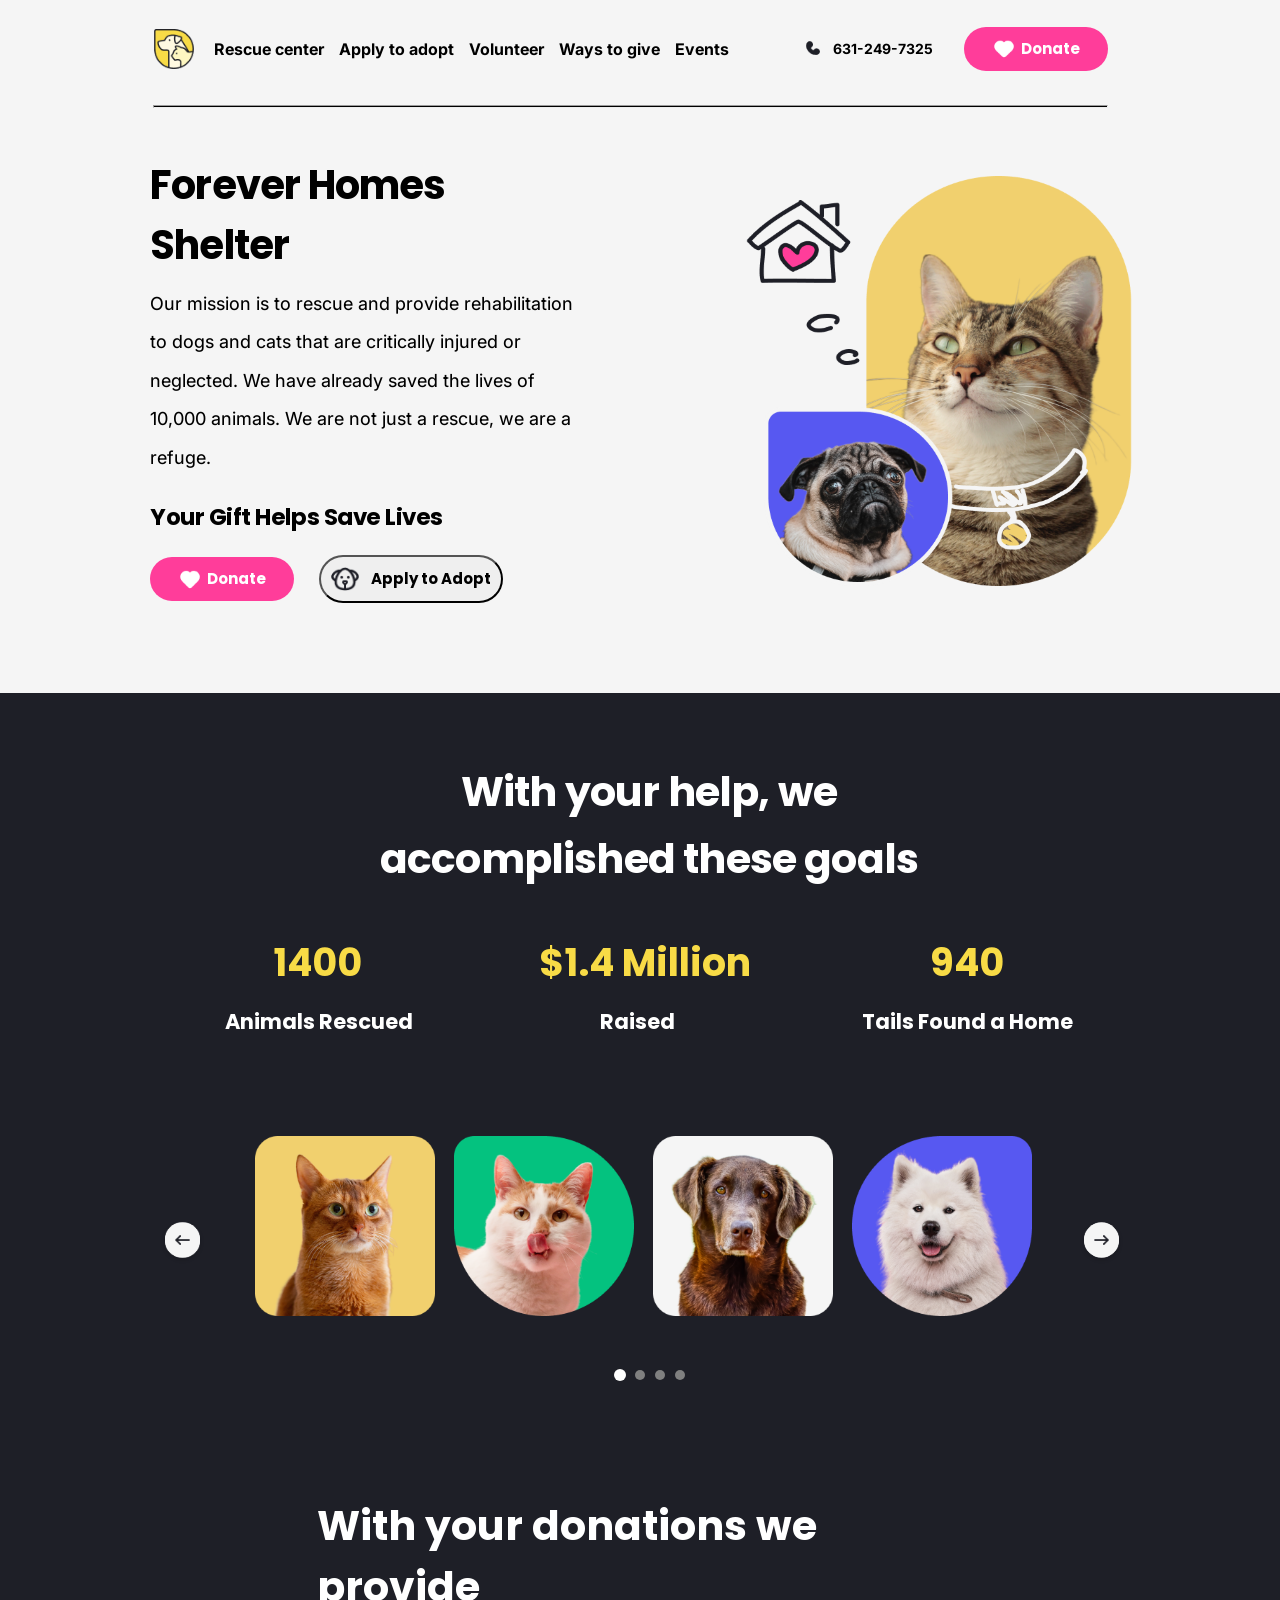
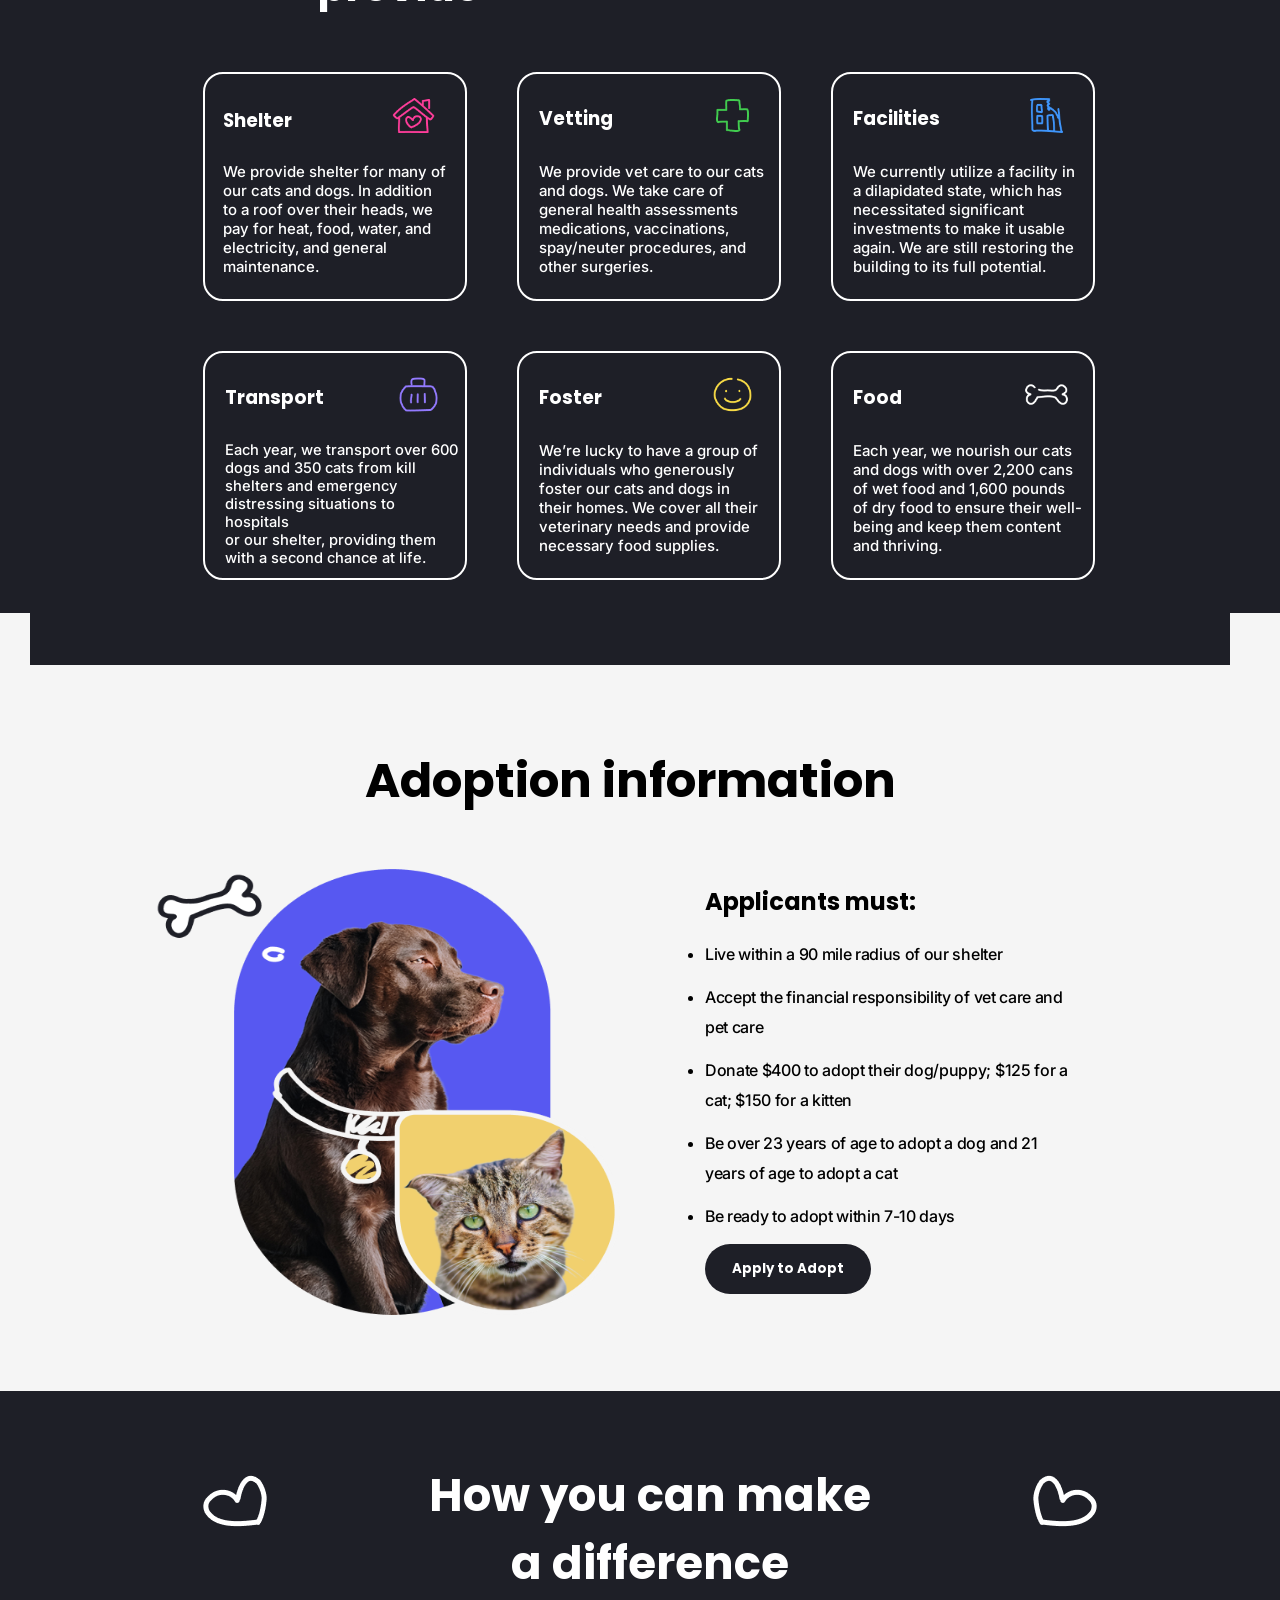
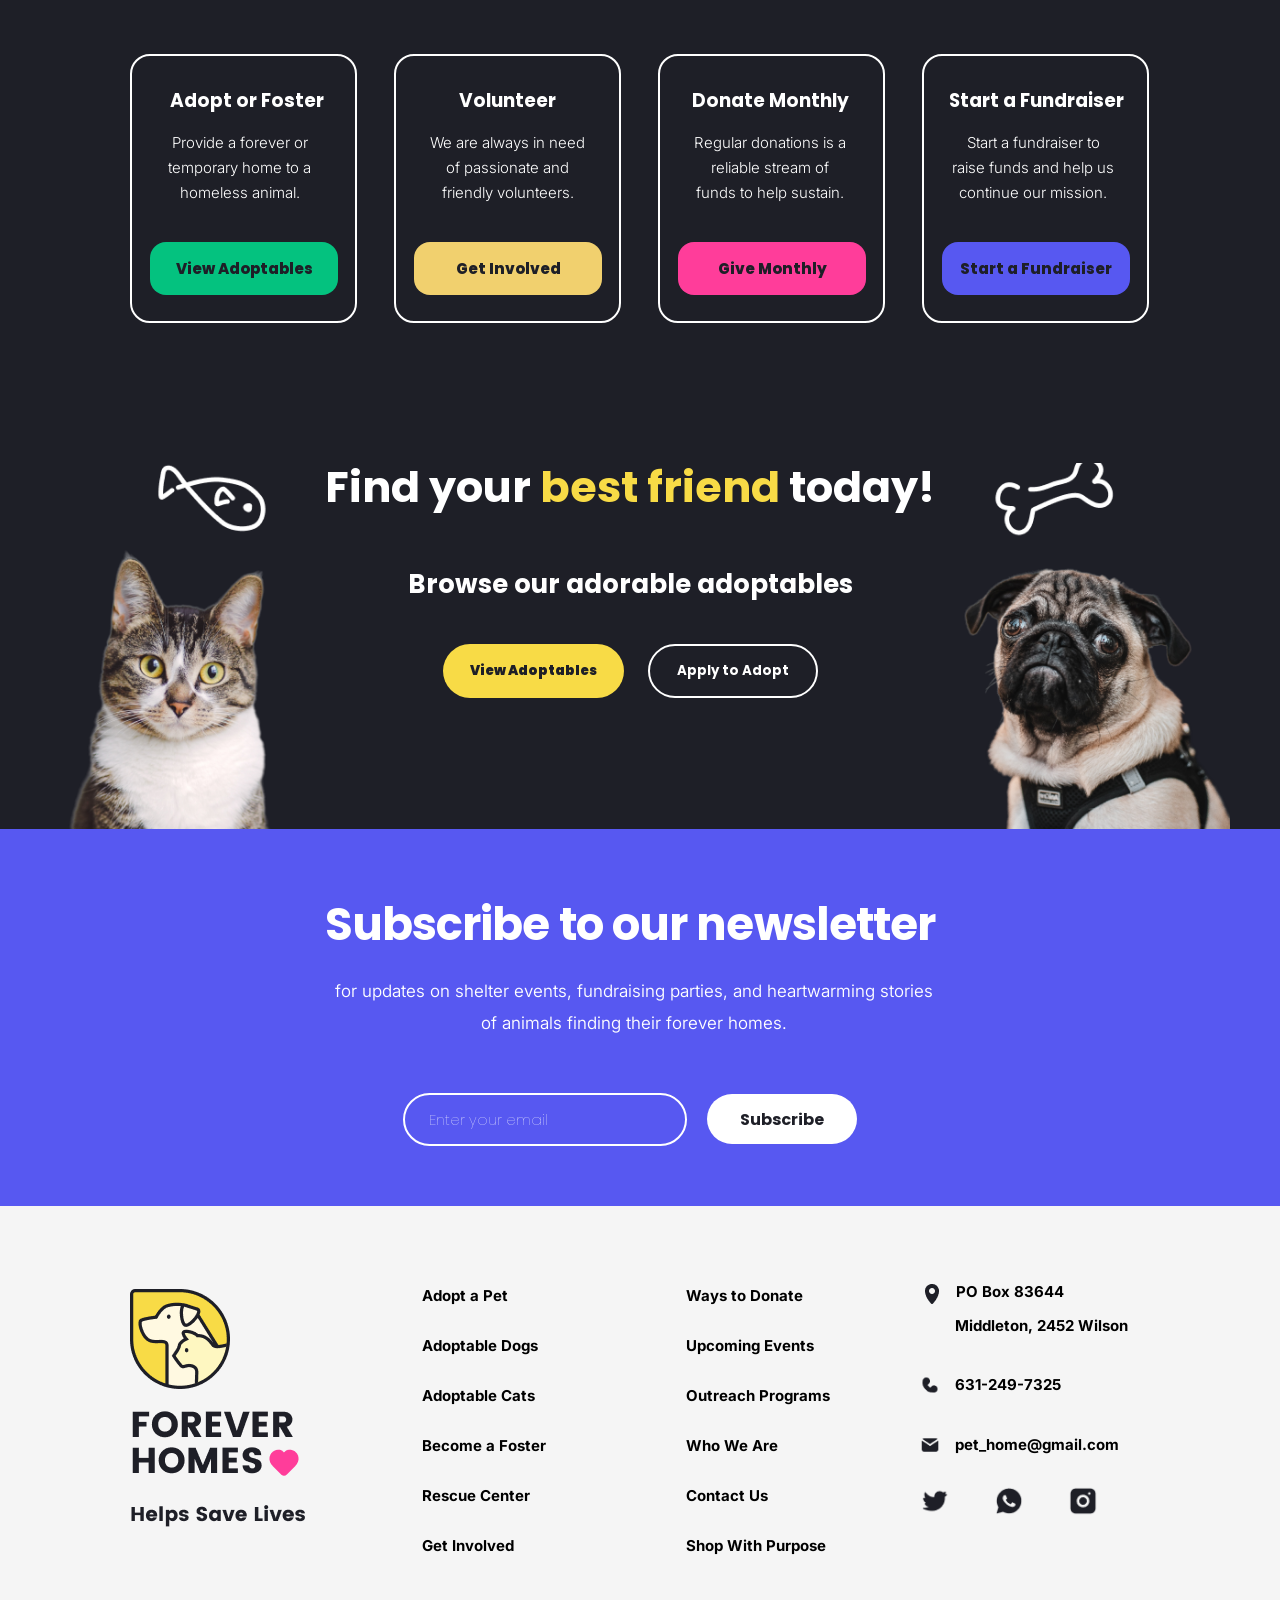
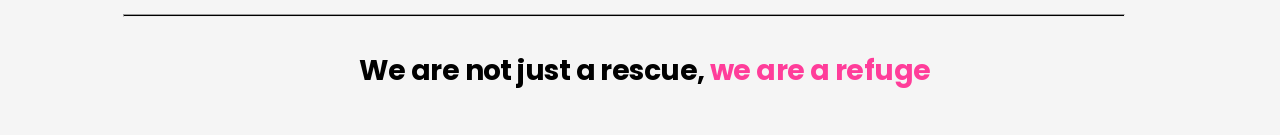
<file: HTML/index.html>
<!DOCTYPE html>
<html lang="en">
    <head>
        <meta charset="UTF-8">
        <title>Desafio_4</title>
        <link rel="stylesheet" href="../CSS/style.css">
        <link rel="stylesheet" href="../CSS/paginaInicial/carrossel.css">
        <link rel="stylesheet" href="../CSS/paginaInicial/subscribe.css">
        <link rel="stylesheet" href="../CSS/paginaInicial/bestFriends.css">
        <link rel="stylesheet" href="../CSS/paginaInicial/facaDiferenca_secao4.css">
        <link rel="stylesheet" href="../CSS/paginaInicial/blocoInfos_secao2.css">
        <link rel="stylesheet" href="../CSS/paginaInicial/infoAdocao_secao3.css">
        <link rel="stylesheet" href="../CSS/paginaInicial/caixas_secao2.css">
        <link rel="stylesheet" href="../CSS/paginaInicial/home_secao1.css">
        <link rel="stylesheet" href="../CSS/header/header.css">
        <link rel="stylesheet" href="../CSS/footer/footer.css">
        <meta name="viewport" content="width=device-width, initial-scale=1.0">
        <link rel="preconnect" href="https://fonts.googleapis.com">
        <link rel="preconnect" href="https://fonts.gstatic.com" crossorigin>
        <link href="https://fonts.googleapis.com/css2?family=Inter:wght@100..900&display=swap" rel="stylesheet">
        <link rel="preconnect" href="https://fonts.googleapis.com">
        <link rel="preconnect" href="https://fonts.gstatic.com" crossorigin>
        <link href="https://fonts.googleapis.com/css2?family=Inter:wght@100..900&family=Poppins:ital,wght@0,100;0,200;0,300;0,400;0,500;0,600;0,700;0,800;0,900;1,100;1,200;1,300;1,400;1,500;1,600;1,700;1,800;1,900&display=swap" rel="stylesheet">
        <link rel="stylesheet" href="../CSS/modais/donate.css">
        <link rel="stylesheet" href="../CSS/modais/ApplytoAdopt.css">
    </head>
    <body>
        <div class="container">
            <header>
                <!-- BARRA DE NAVEGAÇÃO - MENU -->
                <section>
                    <!--// logo do site -->
                    <div class="logo">
                        <img src="../img/logo.png" alt="Logo">
                    </div>
                    <!-- Âncoras do menu -->
                    <ul class="menu">
                        <li>Rescue center</li>
                        <li id="abrirModalAdopt2">Apply to adopt</li>
                        <li>Volunteer</li>
                        <li>Ways to give</li>
                        <li>Events</li>
                    </ul>
                    <div class="telefone">
                    <!-- Telefone -->
                        <img src="../img/icon_telefone.png" alt="Imagem de telefone - icon" class="imgTelefone">
                        <p>631-249-7325</p>
                    </div>
                    <!-- Botão Donate -->
                    <button class ="botaoDonate" id="abrirModal">
                        <img src="../img/icon_donate.png" alt="Imagem de coração - icon">
                        <span>Donate</span>
                    </button>
                </section>
                <hr>
            </header>
            <!-- SEÇÃO 1 - PAG INICIAL -->
            <div class="secao1">
                <div class="componentesSecao1">
                    <!-- Título da seção 1 -->
                    <h1 class="tituloSecao1">Forever Homes Shelter</h1>
                    <!-- Parágrafo da seção 1 -->
                    <p class="textoSecao1">
                        Our mission is to rescue and provide rehabilitation <br>
                        to dogs and cats that are critically injured or <br>
                        neglected. We have already saved the lives of <br>
                        10,000 animals. We are not just a rescue, we are a <br>
                        refuge.</p>
                    <h3 class="subtituloSecao1">Your Gift Helps Save Lives</h3>
                    <!-- Botões da seção 1 -->
                    <div class="botoes">
                        <button class ="botaoDonateSecao1" id="abrirModal2">
                            <img src="../img/icon_donate.png" alt="Imagem de coração - icon">
                            <span>Donate</span>
                        </button>
                        <button class ="botaoApplytoAdoptSecao1" id="abrirModalAdopt">
                            <img src="../img/icon_cachorro.png" alt="Imagem de cachorro - icon">
                            <span>Apply to Adopt</span>
                        </button>
                    </div>
                </div>
                <!-- Imagem da seção 1 - gato, cachorro -->
                <img src="../img/img_secao1.png" alt="Imagem da seção 1 - gato, cachorro" class="imgSecao1">
            </div>
        </div>
        <div class="blocoEstatistica">
            <!-- SEÇÃO 2 - BLOCO COM ESTATÍSTICAS E CARROSSEL DE IMAGENS-->
            <div class="container">
                <h2 class="tituloSecao2">With your help, we <br>
                    accomplished these goals</h2>
                <!--Blocos/Textos com estatísticas-->
                <div class="blocos">
                    <div class="bloco1">
                        <h3>1400</h3>
                        <p>Animals Rescued</p>
                    </div>
                    <div class="bloco2">
                        <h3>$1.4 Million</h3>
                        <p>Raised</p>
                    </div>
                    <div class="bloco3">
                        <h3>940</h3>
                        <p>Tails Found a Home</p>
                    </div>
                </div>
                <!--CARROSSEL-->
                <div class="conteudo">
                    <i id="left" class="setaLeft">
                        <img src="../img/seta_Left.png" alt="imagem de seta para a esquerda">
                    </i>
                    <div class="carrossel">
                        <div class="card">
                            <div class="img"><img src="../img/carrossel_1.png" alt="primeira imagem do carrossel" draggable="false"></div>
                            <div class="img"><img src="../img/carrossel_2.png" alt="segunda imagem do carrossel" draggable="false"></div>
                            <div class="img"><img src="../img/carrossel_3.png" alt="terceira imagem do carrossel" draggable="false"></div>
                            <div class="img"><img src="../img/carrossel_4.png" alt="quarta imagem do carrossel" draggable="false"></div>
                        </div>
                    </div>
                    <i id="rigth" class="setaRigth">
                        <img src="../img/seta_Right.png" alt="imagem de seta para a direita">
                    </i>
                    <div class="navigation-dots">
                        <span class="dot active"></span>
                        <span class="dot"></span>
                        <span class="dot"></span>
                        <span class="dot"></span>
                    </div>
                </div>
                <!--INFORMAÇÕES DA DOAÇÃO - SEÇÃO 2-->
                <h2 class="caixasTItulo">With your donations we provide</h2>
                <div class="caixasLinha1">
                    <div class="box1">
                        <div class="header1">
                            <h3>Shelter</h3>
                            <img src="../img/icon_casa.png" alt="Imagem de uma casinha rosa">
                        </div>
                        <p>We provide shelter for many of <br>
                            our cats and dogs. In addition <br>
                            to a roof over their heads, we <br>
                            pay for heat, food, water, and <br>
                            electricity, and general <br>
                            maintenance.
                        </p>
                    </div>
                    <div class="box2">
                        <div class="header2">
                            <h3>Vetting</h3>
                            <img src="../img/icon_cruz.png" alt="Imagem de uma cruz verde da saúde">
                        </div>
                        <p>We provide vet care to our cats <br>
                            and dogs. We take care of <br>
                            general health assessments <br>
                            medications, vaccinations, <br>
                            spay/neuter procedures, and <br>
                            other surgeries.</p>
                    </div>
                    <div class="box3">
                        <div class="header3">
                            <h3>Facilities</h3>
                            <img src="../img/icon_predio.png" alt="Imagem de um prédio azul">
                        </div>
                        <p>We currently utilize a facility in <br>
                            a dilapidated state, which has <br>
                            necessitated significant <br>
                            investments to make it usable <br> again. We are still restoring the <br>
                            building to its full potential.
                        </p>
                    </div>
                </div>
                <div class="caixasLinha2">
                    <div class="box4">
                        <div class="header4">
                            <h3>Transport</h3>
                            <img src="../img/icon_transporte.png" alt="Imagem de caixa de transporte de animais">
                        </div>
                        <p>Each year, we transport over 600 <br>
                            dogs and 350 cats from kill <br>
                            shelters and emergency <br>
                            distressing situations to hospitals <br>
                            or our shelter, providing them <br>
                            with a second chance at life.
                        </p>
                    </div>
                    <div class="box5">
                        <div class="header5">
                            <h3>Foster</h3>
                            <img src="../img/icon_carinhaSorrindo.png" alt="Imagem de carinha sorrindo">
                        </div>
                        <p>We’re lucky to have a group of <br>
                            individuals who generously <br>
                            foster our cats and dogs in <br>
                            their homes. We cover all their <br>
                            veterinary needs and provide <br>
                            necessary food supplies.
                        </p>
                    </div>
                    <div class="box6">
                        <div class="header6">
                            <h3>Food</h3>
                            <img src="../img/icon_osso.png" alt="Imagem de ossinho de cachorro">
                        </div>
                        <p>Each year, we nourish our  cats <br>
                            and dogs with over 2,200 cans <br>
                            of wet food and 1,600 pounds <br>
                            of dry food to ensure their well-<br>
                            being and keep them content <br>
                            and thriving.
                        </p>
                    </div>
                </div>
                <div class="container"></div>
                    <!--INFORMAÇÕES DAS ADOCÕES - SEÇÃO 3-->
                    <h2 class="tituloSecao3">Adoption information</h2>
                    <div class="infoAdocao_secao3">
                        <div class="imagemAdocaoInfo">
                            <img src="../img/cachorros_secao3.png" alt="Imagem da seção 3">
                        </div>
                        <div class="listaInfo">
                            <h4>Applicants must:</h4>
                            <ul>
                                <li>Live within a 90 mile radius of our shelter</li>
                                <li>Accept the financial responsibility of vet care and <br> pet care</li>
                                <li>Donate $400 to adopt their dog/puppy; $125 for a <br> cat; $150 for a kitten</li>
                                <li>Be over 23 years of age to adopt a dog and 21 <br> years of age to adopt a cat</li>
                                <li>Be ready to adopt within 7-10 days</li>
                            </ul>
                            <button class ="botaoApplytoAdoptSecao3" id="abrirModalAdopt3">
                                <span>Apply to Adopt</span>
                            </button>
                        </div>
                    </div>
                </div>
            <!--SEÇÃO 4 - FAÇA A DIFERENÇA-->
            <div class="facaDiferenca_secao4">
                <div class="container">
                    <div class="header">
                        <img class="coracaoEsquerdo" src="../img/coracao_esquerdo.png" alt="Coração esquerdo">
                        <h2>How you can make <br> a difference</h2>
                        <img class="coracaoDireito" src="../img/coracao_direito.png" alt="Coração direito">
                    </div>
                    <div class="cards">
                        <div class="card1">
                            <div>
                            <h3>Adopt or Foster</h3>
                            </div>
                            <p>Provide a forever or <br>
                            temporary home to a <br>
                            homeless animal. </p>
                            <button onclick="adoptablePets()"><span>View Adoptables</span></button>
                        </div>
                        <div class="card2">
                            <div>
                            <h3>Volunteer</h3>
                            </div>
                            <p>We are always in need <br>
                                of passionate and <Br>
                                friendly volunteers.</p>
                            <button class ="botaoVolunteer">
                                <span>Get Involved</span>
                            </button>
                        </div>
                        <div class="card3">
                            <div>
                                <h3>Donate Monthly</h3>
                            </div>
                            <p>Regular donations is a <br>
                                reliable stream of <br>
                                funds to help sustain.</p>
                            <button class ="botaoGiveMonthly" id="abrirModal3">
                                <span>Give Monthly</span>
                            </button>
                        </div>
                        <div class="card4">
                            <div>
                                <h3>Start a Fundraiser</h3>
                            </div>
                            <p>Start a fundraiser to <br>
                                raise funds and help us <br>
                                continue our mission.</p>
                            <button class ="botaoStartaFundraiser">
                            <span>Start a Fundraiser</span>
                            </button>
                        </div>
                    </div>
                    <!--SEÇÃO BEST FRIEND-->
                    <div class="bestFriend_secao4">
                        <img class="imagemGato" src="../img/gato_bestFriend.png" alt="Imagem de gatinho e um peixe em cima">
                        <div class="textoeBotaoBestFriend">
                            <h2>Find your <span class="bestFriend">best friend</span>  today!</h2>
                            <h3>Browse our adorable adoptables</h3>
                            <div class="botoesBestFriend">
                                <button class ="botaoViewAdoptablesBestFried" onclick="adoptablePets()">
                                    <span>View Adoptables</span>
                                </button>
                                <button class ="botaoApplytoAdoptBestFriend" id="abrirModalAdopt4">
                                    <span>Apply to Adopt</span>
                                </button>
                            </div>
                        </div>
                        <img class="imagemCachorro" src="../img/cachorro_bestFriend.png" alt="Imagem de cachorro e osso em cima">
                    </div>
                </div>
            </div>
            <!--SUBSCRIBE-->
            <section class="subscribe">
                <div class="container">
                    <h2>Subscribe to our newsletter</h2>
                    <p> for updates on shelter events, fundraising parties, and heartwarming stories <br>
                        of animals finding their forever homes.</p>
                    <div class="elementosSubscribe">
                        <input type="email" id="emailInput" class="emailInput" placeholder="Enter your email">
                        <button class="botaoSubscribe" onclick="sucess()">Subscribe</button>
                    </div>
                </div>
            </section>
            <!--RODAPÉ DO SITE-->
            <footer>
                <div class="container">
                    <div class="footer-container">
                        <div class="footer-esquerdo">
                            <img src="../img/logoRodapé.png" alt="Logo do rodapé">
                        </div>
                        <div class="footer-row1">
                            <ul class="row1">
                                <li>Adopt a Pet</li>
                                <li>Adoptable Dogs</li>
                                <li>Adoptable Cats</li>
                                <li>Become a Foster</li>
                                <li>Rescue Center</li>
                                <li>Get Involved</li>
                            </ul>
                        </div>
                        <div class="footer-row2">
                            <ul class="row2">
                                <li>Ways to Donate</li>
                                <li>Upcoming Events</li>
                                <li>Outreach Programs</li>
                                <li>Who We Are</li>
                                <li>Contact Us</li>
                                <li>Shop With Purpose</li>
                            </ul>
                        </div>
                        <div class="footer-direito">
                            <ul class="contatos">
                                <li class="rdSocial3"><img src="../img/icon-localizacao.png" alt="Localizacao"> PO Box 83644</li>
                                <li class="rdSocial2"> Middleton, 2452 Wilson</li>
                                <li class="rdSocial"><img src="../img/icon_telefone.png" alt="Telefone"> 631-249-7325</li>
                                <li class="rdSocial"><img src="../img/icon_email.png" alt="Email"> pet_home@gmail.com</li>
                            </ul>
                            <div class="midiasSociais">
                                <img src="../img/icon_Twitter.png" alt="Twitter">
                                <img src="../img/icon_WhatsApp.png" alt="WhatsApp">
                                <img src="../img/icon_Instagram.png" alt="Instagram">
                            </div>
                        </div>
                    </div>
                    <hr>
                    <h3>We are not just a rescue, <span> we are a refuge </span></h3>
                </div>
            </footer>
        </div>
        <div id="fadeDonate" class="hide"></div>
        <div id="modalDonate" class="hide">
            <h1>Choose your <br>Donate </h1>
            <label class="text" for="email">EMAIL<span>*</span></label> <br>
            <input class="cadastro1" type="email"  id="email" name="email"> <br>
            <label class="text" for="number">HOW MUCH CAN YOU HELP?<span>*</span></label> <br>
            <input class="cadastro2" type="number" id="number" name="help"> <br>
            <label class="text">PAYMENT METHOD<span>*</span></label> <br>
            <div class="pagamentoOptions">
                <div class="pix">
                    <label for="Pix" class="pagamentoTexto">Pix</label>
                    <input type="radio" id="Pix" name="pagamentoOptions">
                </div>
                <div class="CreditCard">
                    <label for="Credit Card" class="textoPagamento">Credit Card</label>
                    <input type="radio" id="Credit Card" name="pagamentoOptions">
                </div>
                <div class="paypal">
                    <label class="pagamentoTexto" for="Paypal">Paypal</label>
                    <input type="radio" id="Paypal" name="pagamentoOptions">
                </div>
            </div>
            <div class="botoesDonateModal">
                <button id ="botaoDonateModal">
                    <img src="../img/icon_donate.png" alt="Imagem de coração - icon">
                    <span>I wanna Help!</span>
                </button>
                <button class ="botaoCancel" id="fecharModal">
                    <img src="../img/icone_back.png" alt="imagem de seta para a esquerda">
                    <span>Cancel</span>
                </button>
            </div>
        </div>
        <div id="fadeApplytoAdopt" class="hide"></div>
        <div id="modalApplytoAdopt" class="hide">
            <div class="headerApplytoAdopt">
                <h1>Apply to Adopt </h1>
                <h4>Small text description can goes here</h4>
            </div>
            <label class="text" for="email2">EMAIL<span>*</span></label> <br>
            <input class="cadastro1" type="email"  id="email2" name="email"> <br>
            <label class="text" for="texto">FULL NAME<span>*</span></label> <br>
            <input class="cadastro2" type="text" id="texto" name="name"> <br>
            <label class="text" for="data">DATE OF BIRTH<span>*</span></label> <br>
            <input type="date" id="data" name="data"><br>
            <input type="radio" id="terms" name="termsOfConditions">
            <label class="terms" for="terms">I agree with <span><a href="https://policies.google.com/privacy?hl=pt-BR">Privacy Policy</a></span> and <span> <a href="https://policies.google.com/terms?hl=pt-BR">Terms of Conditions</a> </span></label>
            <div class="botoesDonateApplytoAdopt">
                <button id="botaoApplytoAdoptModal">
                    <img src="../img/icon_cachorro.png" alt="Imagem de cachorrinho - icon">
                    <span>I wanna Adopt!</span>
                </button>
                <button class ="botaoCancelApplytoAdopt" id="fecharModalAdopt">
                    <img src="../img/icone_back.png" alt="imagem de seta para a esquerda">
                    <span>Cancel</span>
                </button>
            </div>
        </div>
        <script src="../JavaScript/main.js"></script>
    </body>
</html>
</file>
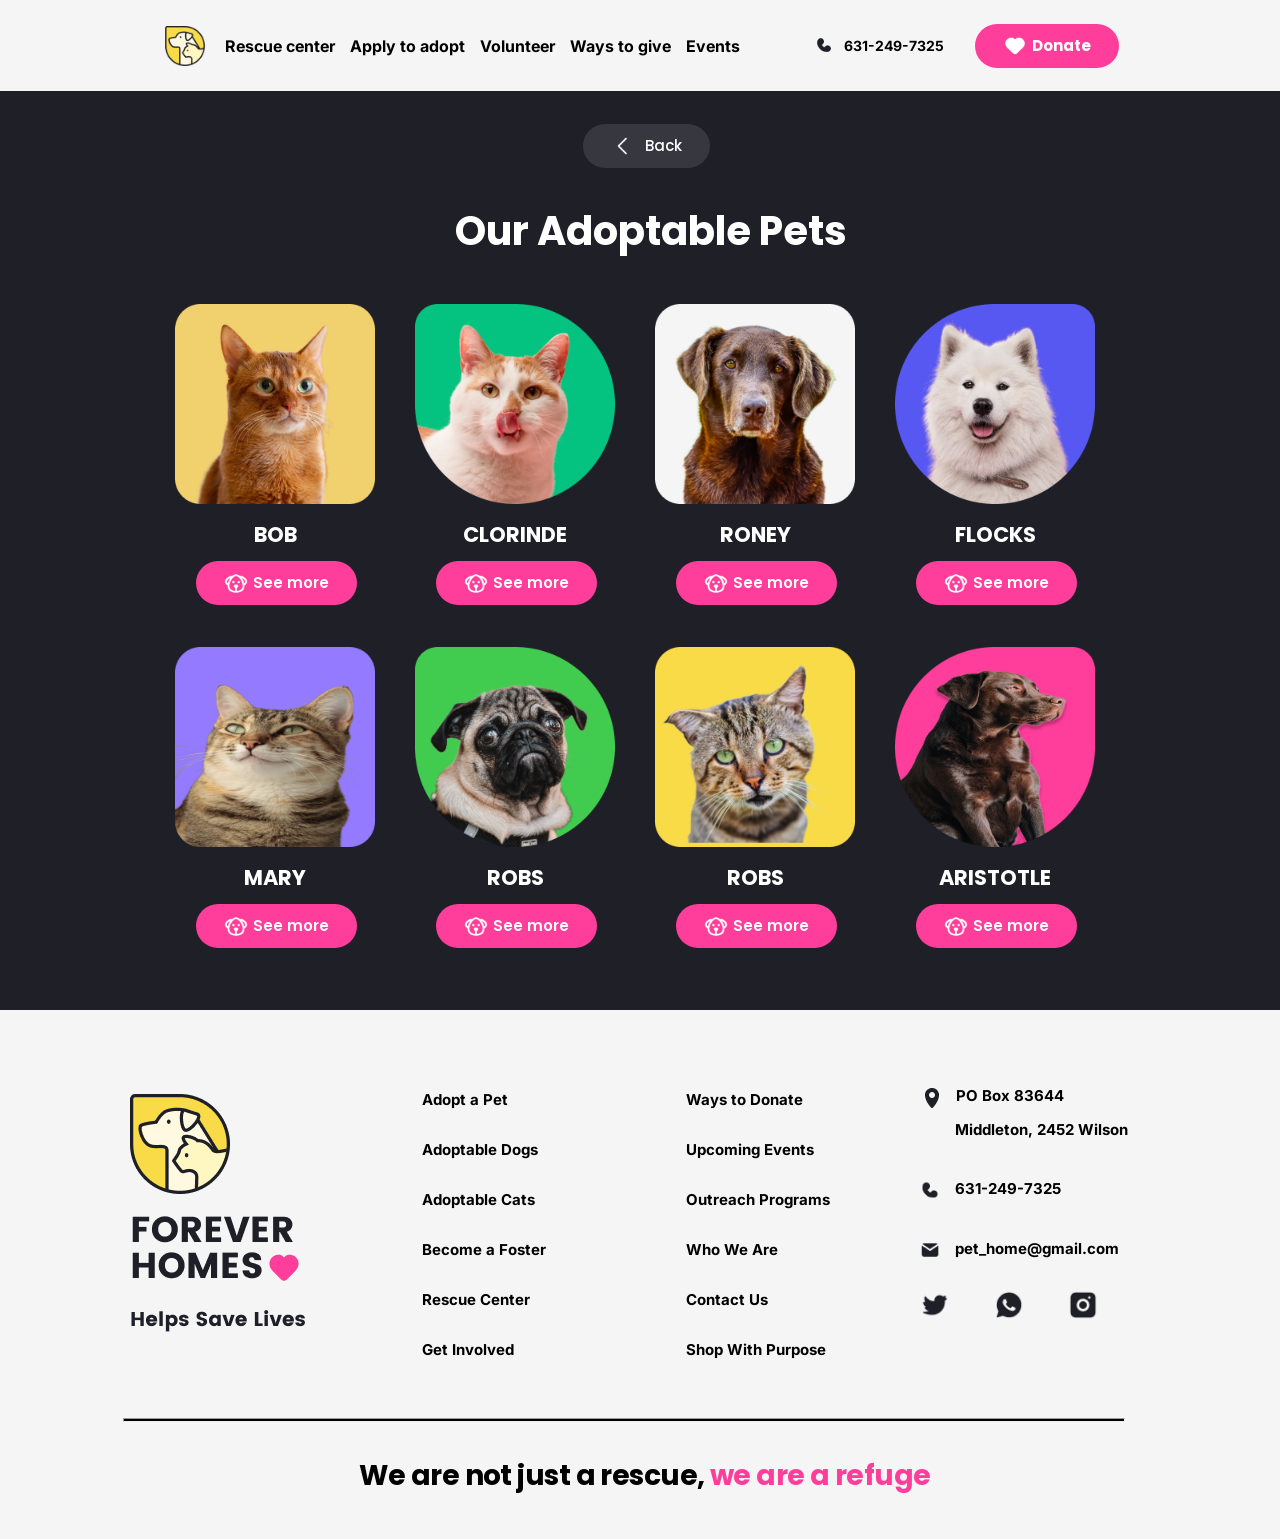
<file: HTML/adoptablePets.html>
<!DOCTYPE html>
<html lang="en">
    <head>
        <meta charset="UTF-8">
        <title>Adoptables Pets</title>
        <link rel="preconnect" href="https://fonts.googleapis.com">
        <link rel="preconnect" href="https://fonts.gstatic.com" crossorigin>
        <link href="https://fonts.googleapis.com/css2?family=Inter:wght@100..900&display=swap" rel="stylesheet">
        <link rel="preconnect" href="https://fonts.googleapis.com">
        <link rel="preconnect" href="https://fonts.gstatic.com" crossorigin>
        <link href="https://fonts.googleapis.com/css2?family=Inter:wght@100..900&family=Poppins:ital,wght@0,100;0,200;0,300;0,400;0,500;0,600;0,700;0,800;0,900;1,100;1,200;1,300;1,400;1,500;1,600;1,700;1,800;1,900&display=swap" rel="stylesheet">
        <link rel="stylesheet" href="../CSS/adoptablePets/headerAdoptablePets.css">
        <link rel="stylesheet" href="../CSS/style.css">
        <link rel="stylesheet" href="../CSS/adoptablePets/adoptablePets.css">
        <link rel="stylesheet" href="../CSS/footer/footer.css">
        <script src="../JavaScript/main.js"></script>
    </head>
    <body>
        <div class="container">
            <header>
                <!-- BARRA DE NAVEGAÇÃO - MENU -->
                <section>
                    <!--// logo do site -->
                    <div class="logo">
                        <img src="../img/logo.png" alt="Logo">
                    </div>
                    <!-- Âncoras do menu -->
                    <ul class="menu">
                        <li><a href="a">Rescue center</a></li>
                        <li><a href="a">Apply to adopt</a></li>
                        <li><a href="a">Volunteer</a></li>
                        <li><a href="a">Ways to give</a></li>
                        <li><a href="a">Events</a></li>
                    </ul>
                    <div class="telefone">
                        <!-- Telefone -->
                        <img src="../img/icon_telefone.png" alt="Imagem de telefone - icon" class="imgTelefone">
                        <p>631-249-7325</p>
                    </div>
                    <!-- Botão Donate -->
                    <button class ="botaoDonate">
                        <img src="../img/icon_donate.png" alt="Imagem de coração - icon">
                        <span>Donate</span>
                    </button>
                </section>
            </header>
        </div>
        <!--PETS ADOTÁVEIS-->
        <div class="adoptablePets">
            <div class="container">
                <button class ="botaoBack" onclick="voltarPagInicial()">
                    <img src="../img/icone_back.png" alt="imagem de seta para a esquerda">
                    <span>Back</span>
                </button>
                <h2>Our Adoptable Pets</h2>
                <div class="petsLinha1">
                    <div class="pet1">
                        <div class="header">
                            <img src="../img/carrossel_1.png">
                            <h3>BOB</h3>
                        </div>
                        <button class ="botaoSeeMore">
                            <img src="../img/iconCachorrinho_branco.png">
                            <span>See more</span>
                        </button>
                    </div>
                    <div class="pet2">
                        <div class="header">
                            <img src="../img/carrossel_2.png">
                            <h3>CLORINDE</h3>
                        </div>
                        <button class ="botaoSeeMore">
                            <img src="../img/iconCachorrinho_branco.png">
                            <span>See more</span>
                        </button>
                    </div>
                    <div class="pet3">
                        <div class="header">
                            <img src="../img/carrossel_3.png">
                            <h3>RONEY</h3>
                        </div>
                        <button class ="botaoSeeMore">
                            <img src="../img/iconCachorrinho_branco.png">
                            <span>See more</span>
                        </button>
                    </div>
                    <div class="pet4">
                        <div class="header">
                            <img src="../img/carrossel_4.png">
                            <h3>FLOCKS</h3>
                        </div>
                        <button class ="botaoSeeMore">
                            <img src="../img/iconCachorrinho_branco.png">
                            <span>See more</span>
                        </button>
                    </div>
                </div>
                <div class="petsLinha2">
                    <div class="pet5">
                        <div class="header">
                            <img src="../img/gato_img1.png">
                            <h3>MARY</h3>
                        </div>
                        <button class ="botaoSeeMore">
                            <img src="../img/iconCachorrinho_branco.png">
                            <span>See more</span>
                        </button>
                    </div>
                    <div class="pet5">
                        <div class="header">
                            <img src="../img/cachorro_img2.png">
                            <h3>ROBS</h3>
                        </div>
                        <button class ="botaoSeeMore">
                            <img src="../img/iconCachorrinho_branco.png">
                            <span>See more</span>
                        </button>
                    </div>
                    <div class="pet7">
                        <div class="header">
                            <img src="../img/gato_img3.png">
                            <h3>ROBS</h3>
                        </div>
                        <button class ="botaoSeeMore">
                            <img src="../img/iconCachorrinho_branco.png">
                            <span>See more</span>
                        </button>
                    </div>
                    <div class="pet8">
                        <div class="header">
                            <img src="../img/cachorro_img4.png">
                            <h3>ARISTOTLE</h3>
                        </div>
                        <button class ="botaoSeeMore">
                            <img src="../img/iconCachorrinho_branco.png">
                            <span>See more</span>
                        </button>
                    </div>
                </div>
            </div>
        </div>
        <!--RODAPÉ DO SITE-->
        <footer>
            <div class="container">
                <div class="footer-container">
                    <div class="footer-esquerdo">
                        <img src="../img/logoRodapé.png" alt="Logo do rodapé">
                    </div>
                    <div class="footer-row1">
                        <ul class="row1">
                            <li>Adopt a Pet</li>
                            <li>Adoptable Dogs</li>
                            <li>Adoptable Cats</li>
                            <li>Become a Foster</li>
                            <li>Rescue Center</li>
                            <li>Get Involved</li>
                        </ul>
                    </div>
                    <div class="footer-row2">
                        <ul class="row2">
                            <li>Ways to Donate</li>
                            <li>Upcoming Events</li>
                            <li>Outreach Programs</li>
                            <li>Who We Are</li>
                            <li>Contact Us</li>
                            <li>Shop With Purpose</li>
                        </ul>
                    </div>
                    <div class="footer-direito">
                        <ul class="contatos">
                            <li class="rdSocial3"><img src="../img/icon-localizacao.png" alt="Localizacao"> PO Box 83644</li>
                            <li class="rdSocial2"> Middleton, 2452 Wilson</li>
                            <li class="rdSocial"><img src="../img/icon_telefone.png" alt="Telefone"> 631-249-7325</li>
                            <li class="rdSocial"><img src="../img/icon_email.png" alt="Email"> pet_home@gmail.com</li>
                        </ul>
                        <div class="midiasSociais">
                            <img src="../img/icon_Twitter.png" alt="Twitter">
                            <img src="../img/icon_WhatsApp.png" alt="WhatsApp">
                            <img src="../img/icon_Instagram.png" alt="Instagram">
                        </div>
                    </div>
                </div>
                <hr>
                <h3>We are not just a rescue, <span> we are a refuge </span></h3>
            </div>
        </footer>
        <script src="../JavaScript/main.js"></script>
    </body>
</html>
</file>
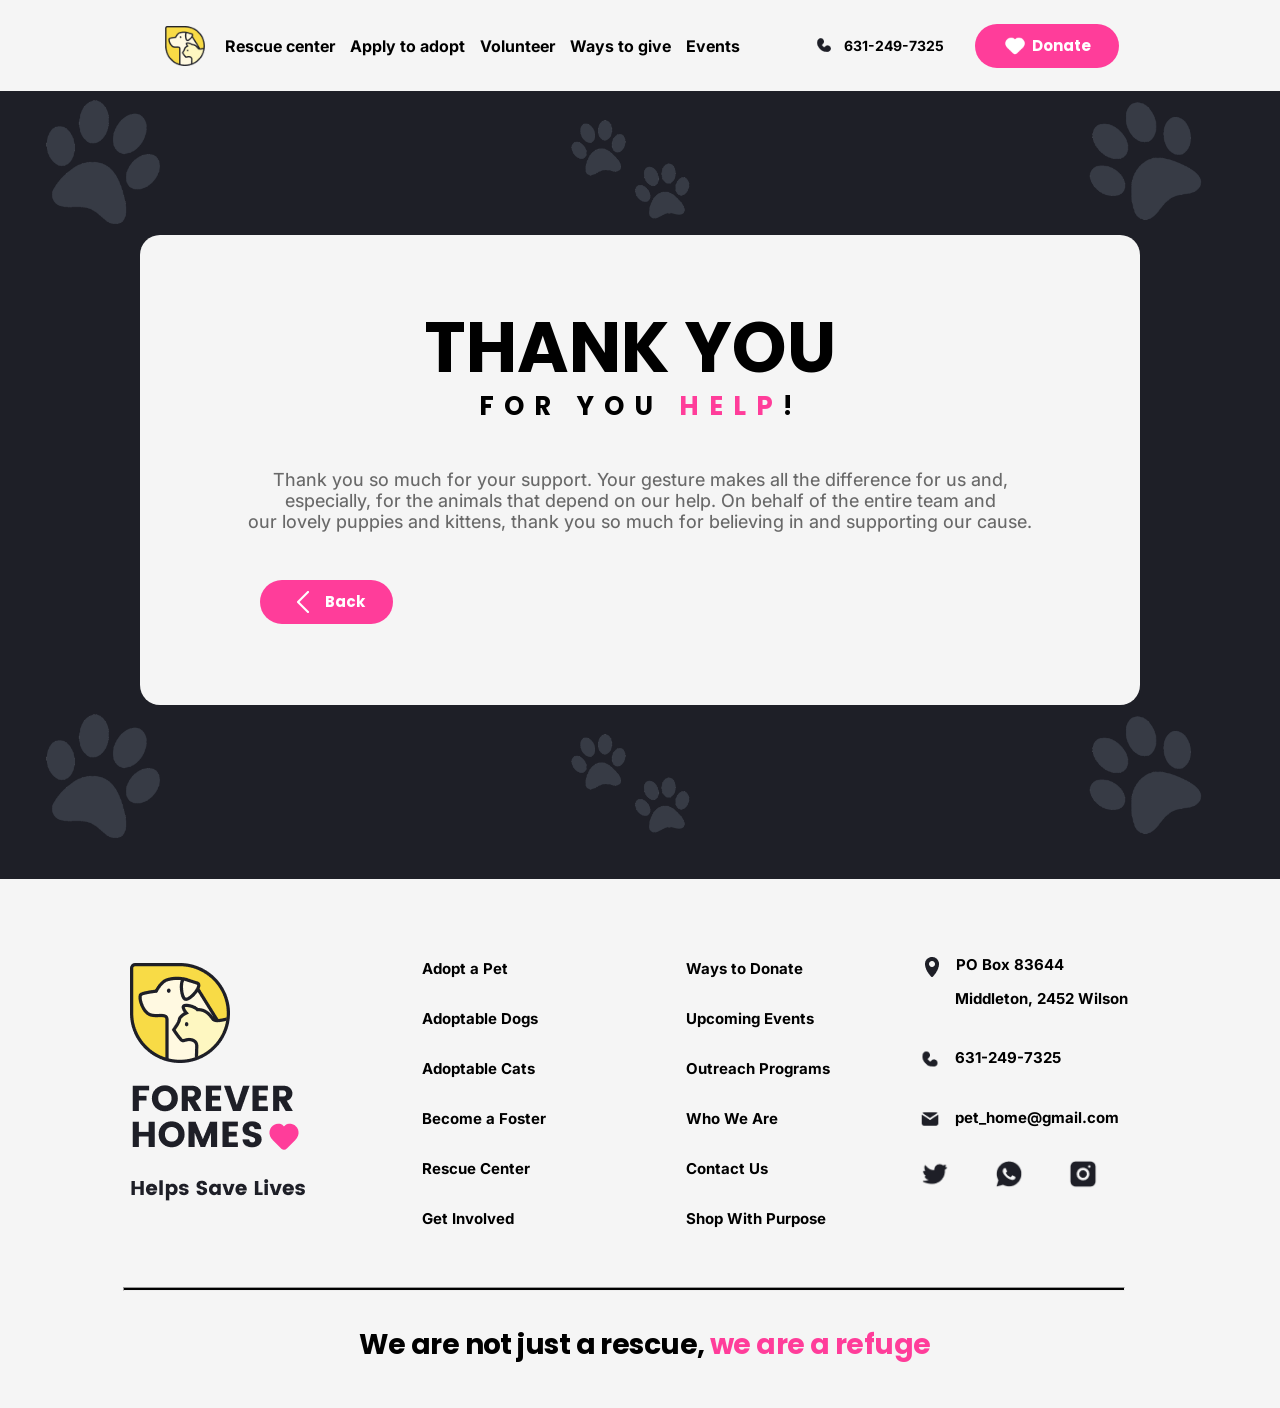
<file: HTML/sucess.html>
<!DOCTYPE html>
<html lang="en">
    <head>
        <meta charset="UTF-8">
        <title>Pág de sucesso</title>
        <link rel="preconnect" href="https://fonts.googleapis.com">
        <link rel="preconnect" href="https://fonts.gstatic.com" crossorigin>
        <link href="https://fonts.googleapis.com/css2?family=Inter:wght@100..900&display=swap" rel="stylesheet">
        <link rel="preconnect" href="https://fonts.googleapis.com">
        <link rel="preconnect" href="https://fonts.gstatic.com" crossorigin>
        <link href="https://fonts.googleapis.com/css2?family=Inter:wght@100..900&family=Poppins:ital,wght@0,100;0,200;0,300;0,400;0,500;0,600;0,700;0,800;0,900;1,100;1,200;1,300;1,400;1,500;1,600;1,700;1,800;1,900&display=swap" rel="stylesheet">
        <link rel="stylesheet" href="../CSS/adoptablePets/headerAdoptablePets.css">
        <link rel="stylesheet" href="../CSS/style.css">
        <link rel="stylesheet" href="../CSS/footer/footer.css">
        <script src="../JavaScript/main.js"></script>
        <link rel="stylesheet" href="../CSS/sucess/sucess.css">
    </head>
    <body>
        <div class="container">
            <header>
                <!-- BARRA DE NAVEGAÇÃO - MENU -->
                <section>
                    <!--// logo do site -->
                    <div class="logo">
                        <img src="../img/logo.png" alt="Logo">
                    </div>
                    <!-- Âncoras do menu -->
                    <ul class="menu">
                        <li><a href="a">Rescue center</a></li>
                        <li><a href="a">Apply to adopt</a></li>
                        <li><a href="a">Volunteer</a></li>
                        <li><a href="a">Ways to give</a></li>
                        <li><a href="a">Events</a></li>
                    </ul>
                    <div class="telefone">
                        <!-- Telefone -->
                        <img src="../img/icon_telefone.png" alt="Imagem de telefone - icon" class="imgTelefone">
                        <p>631-249-7325</p>
                    </div>
                    <!-- Botão Donate -->
                    <button class ="botaoDonate">
                        <img src="../img/icon_donate.png" alt="Imagem de coração - icon">
                        <span>Donate</span>
                    </button>
                </section>
            </header>
        </div>
    <div class="sucess">
        <div class="container">
            <div class="imagensTopo">
                <img class="img1" src="../img/patinhaEsquerda.png">
                <img class="img2" src="../img/duasPatinhas.png">
                <img class="img3" src="../img/patinhaDireita.png">
            </div>
            <div class="quadrado">
                <h2>THANK YOU</h2>
                <h3>FOR YOU <span>HELP</span>!</h3>
                <p> Thank you so much for your support. Your gesture makes all the difference for us and, <br>
                    especially, for the animals that depend on our help. On behalf of the entire team and <br>
                    our lovely puppies and kittens,
                    thank you so much for believing in and supporting our cause.
                </p>
                <button class ="botaoBackSucess" onclick="voltarPagInicial()">
                    <img src="../img/icone_back.png" alt="imagem de seta para a esquerda">
                    <span>Back</span>
                </button>
            </div>
            <div class="imagensBaixo">
                <img class="img1" src="../img/patinhaEsquerda.png">
                <img class="img2" src="../img/duasPatinhas.png">
                <img class="img3" src="../img/patinhaDireita.png">
            </div>
        </div>
    </div>
        <footer>
            <div class="container">
                <div class="footer-container">
                    <div class="footer-esquerdo">
                        <img src="../img/logoRodapé.png" alt="Logo do rodapé">
                    </div>
                    <div class="footer-row1">
                        <ul class="row1">
                            <li>Adopt a Pet</li>
                            <li>Adoptable Dogs</li>
                            <li>Adoptable Cats</li>
                            <li>Become a Foster</li>
                            <li>Rescue Center</li>
                            <li>Get Involved</li>
                        </ul>
                    </div>
                    <div class="footer-row2">
                        <ul class="row2">
                            <li>Ways to Donate</li>
                            <li>Upcoming Events</li>
                            <li>Outreach Programs</li>
                            <li>Who We Are</li>
                            <li>Contact Us</li>
                            <li>Shop With Purpose</li>
                        </ul>
                    </div>
                    <div class="footer-direito">
                        <ul class="contatos">
                            <li class="rdSocial3"><img src="../img/icon-localizacao.png" alt="Localizacao"> PO Box 83644</li>
                            <li class="rdSocial2"> Middleton, 2452 Wilson</li>
                            <li class="rdSocial"><img src="../img/icon_telefone.png" alt="Telefone"> 631-249-7325</li>
                            <li class="rdSocial"><img src="../img/icon_email.png" alt="Email"> pet_home@gmail.com</li>
                        </ul>
                        <div class="midiasSociais">
                            <img src="../img/icon_Twitter.png" alt="Twitter">
                            <img src="../img/icon_WhatsApp.png" alt="WhatsApp">
                            <img src="../img/icon_Instagram.png" alt="Instagram">
                        </div>
                    </div>
                </div>
                <hr>
                <h3>We are not just a rescue, <span> we are a refuge </span></h3>
            </div>
        </footer>
    <script src="../JavaScript/main.js"></script>
    </body>
</html>
</file>
<file: CSS/style.css>
.container {
    max-width: 1200px;
    margin: 0 auto;
    padding-right: 20px;
}

body{
    background-color: #F5F5F5;
    margin: 0;
}
</file>
<file: CSS/paginaInicial/carrossel.css>
.card .img img {
    width: 180px;
    height: 180px;
}
.carrossel {
    display: flex;
    align-items: center;
    justify-content: center;
    overflow: hidden;
}
.carrossel .card {
    display: flex;
    flex-direction: row;
    justify-content: center;
    gap: 19px;
    padding-left: 126px;
    list-style: none;
    transition: opacity 0.5s ease-in-out;

}
.conteudo {
    max-width: 1100px;
    width: 100%;
    position: relative;
   padding-bottom: 80px;
    overflow: hidden;
}
.conteudo i {
    height: 35px;
    width: 35px;
    cursor: pointer;
    position: absolute;
    top: 32%;
    transform: translateY(-50%);
    background-color: #fff;
    display: flex;
    border-radius: 50%;
    box-shadow: 0 2px 4px rgba(0, 0, 0, 0.2);


}
.conteudo .setaLeft {
    left: 135px;
}
.conteudo .setaRigth {
    right: 1px;
    margin-right: 10px;
}

.carrossel.dragging .card {
    cursor: grab;
    user-select: none;
}
.carrossel.no-transition .card {
    transition: none;
}
.navigation-dots {
    display: flex;
    padding-left: 580px;
    margin-top: 50px;
}

.dot {
    height: 10px;
    width: 10px;
    margin: 0 5px;
    background-color: gray;
    border-radius: 50%;
    display: inline-block;
    transition: background-color 0.5s, transform 0.5s;
}

.dot.active {
    background-color: white;
    transform: scale(1.2);
}
</file>
<file: CSS/paginaInicial/subscribe.css>
.subscribe {
    text-align: center;
    background-color: #5758F1;
    padding-bottom: 60px;
}

.subscribe h2 {
    margin-bottom: 10px;
    color: #FFFFFF;
    font-family: Poppins;
    font-size: 45px;
    font-weight: 700;
    line-height: 67.2px;
    letter-spacing: -0.02em;
    text-align: center;
}

.subscribe p {
    margin-bottom: 50px;
    text-align: center;
    color: #FFFFFF;
    font-family: Inter;
    font-size: 17px;
    font-weight: 350;
    line-height: 32px;
    width: 1208px;
    height: 68px;
}

.elementosSubscribe {
    display: flex;
    justify-content: center;
    align-items: center;
    gap: 20px;
}

.botaoSubscribe {
    width: 150px;
    height: 50px;
    padding: 16px 32px 16px 32px;
    border-radius: 32px;
    background-color: white;
    font-family: Poppins;
    font-size: 16px;
    font-weight: 700;
    line-height: 17px;
    text-align: center;
    color: #1E1F27;
    border: none;
    cursor: pointer;
}

.emailInput {
    width: 120px;
    height: 17px;
    padding: 16px 136px 16px 24px;
    gap: 8px;
    border-radius: 32px;
    border: 2px solid #FFFFFF;
    outline: none;
    background: #5758F1;
    font-family: Poppins;
    font-size: 15px;
    font-weight: 130;
    line-height: 10px;
    text-align: left;
    color: #FFFFFF;
}
.emailInput::placeholder {
    color: #FFFFFF;
    opacity: 1;
}
</file>
<file: CSS/paginaInicial/bestFriends.css>
.bestFriend_secao4 {
    background-color: #1E1F27;
    display: flex;
    max-width: 1200px;
    justify-content: center;
    align-items: center;
    position: relative;
    text-align: center;
}

.bestFriend_secao4 h2 {
    margin: 0;
    font-family: Poppins;
    color: #FFFFFF;
    font-size: 43px;
    text-align: center;
}

.imagemGato, .imagemCachorro {
    width: 275px;
    padding-top: 140px;
}

.textoeBotaoBestFriend {
    flex: 1;
}

.bestFriend {
    color: #F8DB46;
}


.bestFriend_secao4 h3 {
    font-family: Poppins;
    color: #FFFFFF;
    font-size: 26px;
    margin-top: 46px;
}

.botoesBestFriend {
    display: flex;
    justify-content: center;
    gap: 10px;
    margin-top: 40px;
}

.botaoViewAdoptables, .botaoApplytoAdopt {
    font-family: Poppins;
    font-size: 18px;
    cursor: pointer;
    border-radius: 32px;
    padding: 16px 32px 16px 32px;
}

.botaoViewAdoptablesBestFried {
    padding: 15px 27px 15px 27px;
    background-color: #F8DB46;
    color: #1E1F27;
    border: none;
    cursor: pointer;
    border-radius: 32px;
    font-family: Poppins;
    font-weight: 820;
}

.botaoApplytoAdoptBestFriend {
    padding: 15px 27px 15px 27px;
    background-color: #1E1F27;
    border: #FFFFFF solid 2px;
    color: #FFFFFF;
    cursor: pointer;
    border-radius: 32px;
    margin-left: 14px;
    font-family: Poppins;
    font-weight: 700;
}
</file>
<file: CSS/paginaInicial/facaDiferenca_secao4.css>
.facaDiferenca_secao4 {
    background-color: #1E1F27;
    max-width: 100%;
}
.header {
    position: relative;
    padding-left: 40px;
    text-align: center;
}

.coracaoEsquerdo {
    padding-top: 60px;
}

.header h2 {
    display: inline-flex;
    flex: 1;
    margin: 0;
    vertical-align: 40px;
    padding-inline: 140px;
    font-family: Poppins;
    color: #FFFFFF;
    font-size: 45px;
    padding-bottom: 40px;
}
/*PRIMEIRO CARD*/
.cards {
    background-color: #1E1F27;
    padding-left: 100px;
    display: flex;
    margin: 0;
    padding-bottom: 0;
    padding-top: 16px;
}

.card1 {
    border: 2px solid;
    padding: 10px 5px 5px 18px;
    border-radius: 20px;
    border-color: #FFFFFF;
    display: flex;
    flex-direction: column;
    width: 200px;
    height: 250px;
    margin-right: 37px;
}

.card1 h3 {
    color: #FFFFFF;
    margin: 0;
    font-family: Poppins;
    padding-top: 20px;
    display: flex;
    align-items: center;
    padding-left: 20px;

}
.card1 p {
    color: #FFFFFF;
    display: flex;
    width: 100%;
    font-family: Inter;
    font-size: 15px;
    font-weight: 300;
    padding-left: 18px;
    line-height: 25px;
    text-align: center;
    padding-bottom: 22px;
}
.card1 button {
    padding: 15px 10px 15px 10px;
    background-color: #04C27F;
    color: #1E1F27;
    border: none;
    cursor: pointer;
    border-radius: 16px;
    font-family: Poppins;
    font-weight: 800;
    font-size: 15px;
    margin-right: 12px;
}
/*SEGUNDO CARD*/

.card2 {
    border: 2px solid;
    padding: 10px 5px 5px 18px;
    border-radius: 20px;
    border-color: #FFFFFF;
    display: flex;
    flex-direction: column;
    width: 200px;
    height: 250px;
    margin-right: 37px;
}
.card2 h3 {
    color: #FFFFFF;
    margin: 0;
    font-family: Poppins;
    padding-top: 20px;
    display: flex;
    align-items: center;
    padding-left: 45px;

}
.card2 p {
    color: #FFFFFF;
    display: flex;
    width: 100%;
    font-family: Inter;
    font-size: 15px;
    font-weight: 300;
    padding-left: 16px;
    line-height: 25px;
    text-align: center;
    padding-bottom: 22px;
}
.card2 button {
    padding: 15px 10px 15px 10px;
    background-color: #F1D06E;
    color: #1E1F27;
    border: none;
    cursor: pointer;
    border-radius: 16px;
    font-family: Poppins;
    font-weight: 800;
    font-size: 15px;
    margin-right: 12px;
}
/*TERCEIRO CARD*/
.card3 {
    border: 2px solid;
    padding: 10px 5px 5px 18px;
    border-radius: 20px;
    border-color: #FFFFFF;
    display: flex;
    flex-direction: column;
    width: 200px;
    height: 250px;
    margin-right: 37px;
}

.card3 h3 {
    color: #FFFFFF;
    margin: 0;
    font-family: Poppins;
    padding-top: 20px;
    display: flex;
    align-items: center;
    padding-left: 14px;
    display: flex;

}
.card3 p {
    color: #FFFFFF;
    display: flex;
    width: 100%;
    font-family: Inter;
    font-size: 15px;
    font-weight: 300;
    padding-left: 16px;
    line-height: 25px;
    text-align: center;
    padding-bottom: 22px;
}
.card3 button {
    padding: 15px 10px 15px 10px;
    background-color: #FF3D9A;
    color: #1E1F27;
    border: none;
    cursor: pointer;
    border-radius: 16px;
    font-family: Poppins;
    font-weight: 800;
    font-size: 15px;
    margin-right: 12px;
}
/*QUARTO CARD*/
.card4 {
    border: 2px solid;
    padding: 10px 5px 5px 18px;
    border-radius: 20px;
    border-color: #FFFFFF;
    display: flex;
    flex-direction: column;
    width: 200px;
    height: 250px;
    margin-right: 37px;
}
.card4 h3 {
    color: #FFFFFF;
    margin: 0;
    font-family: Poppins;
    padding-top: 20px;
    display: flex;
    align-items: center;
    padding-left: 7px;
    display: flex;
}
.card4 p {
    color: #FFFFFF;
    display: flex;
    width: 100%;
    font-family: Inter;
    font-size: 15px;
    font-weight: 300;
    padding-left: 10px;
    line-height: 25px;
    text-align: center;
    padding-bottom: 22px;
}
.card4 button {
    padding: 15px 10px 15px 10px;
    background-color: #5758F1;
    color: #1E1F27;
    border: none;
    cursor: pointer;
    border-radius: 16px;
    font-family: Poppins;
    font-weight: 800;
    font-size: 15px;
    margin-right: 12px;
}
</file>
<file: CSS/paginaInicial/blocoInfos_secao2.css>
.blocoEstatistica {
    height: 1500px;
    width: 100%;
    background-color: #1E1F27;
    margin: 0;
    padding-bottom: 0;
    padding-top: 20px;
}

/*Título da seção 2*/
.tituloSecao2 {
    padding-left: 15px;
    text-align: center;
    color: #FFFFFF;
    font-family: Poppins;
    width: 1208px;
    height: 134px;
    font-size: 41px;
    font-weight: 700;
    line-height: 67.2px;
    letter-spacing: -0.02em;
    padding-top: 11px;
    padding-bottom: 35px;
}

/*Blocos*/
.blocos {
    display: flex;
    justify-content: space-between;
    padding-left: 25px;
    padding-bottom: 80px;
}

.bloco1 h3, .bloco2 h3, .bloco3 h3 {
    width: 300px;
    height: 20px;
    font-family: Poppins;
    font-size: 38px;
    font-weight: 700;
    color: #F8DB46;
    line-height: 4px;
    display: flex;
    margin: 0;
}

.bloco1 h3 {
    padding-left: 218px;
    width: 200px;
}

.bloco2 h3 {
    padding-right: 50px;
    width: 240px;
}

.bloco3 h3 {
    padding-left: 88px;
}

.bloco1 p, .bloco2 p, .bloco3 p {
    margin: 0;
    color: #FFFFFF;
    width: 300px;
    height: 35px;
    font-family: Poppins;
    font-size: 21px;
    font-weight: 700;
    line-height: 2px;
    padding-top: 40px;
    display: flex;
}

.bloco1 p {
    padding-left: 170px;
}

.bloco2 p {
    padding-left: 61px;
    width: 140px;
}

.bloco3 p {
    padding-left: 20px;
}
</file>
<file: CSS/paginaInicial/infoAdocao_secao3.css>
.infoAdocao_secao3 {
    display: flex;
    flex-direction: row;
    align-items: flex-start;
    margin-left: 120px;
    box-sizing: border-box;
    max-width: 1200px;
    margin-bottom: 60px;
}
/*Titulo*/
.tituloSecao3 {
    text-align: center;
    width: 100%;
    padding-top: 40px;
    font-size: 48px;
    font-family: Poppins;
}
/*Imagem*/
.imagemAdocaoInfo {
    width: 420px;
}
.imagemAdocaoInfo img {
    width: 490px;
    height: 470px;
}
/*CSS da lista*/
.listaInfo {
    flex: 1;
    display: flex;
    flex-direction: column;
    align-items: flex-start;
    padding-left: 100px;
}
.listaInfo h4 {
    margin: 0;
    font-size: 24px;
    font-family: Poppins;
    padding-bottom: 20px;
    padding-left: 40px;
    padding-top: 27px;
}
.listaInfo ul {
    list-style-type: disc;
    margin: 0;
    font-family: Inter;
}
.listaInfo li {
    padding-bottom: 13px;
    line-height: 30px;
    letter-spacing: -0.02em;
    gap: 20px;
    font-weight: 500;
}
/*CSS do botão*/
.listaInfo button {
    margin-bottom: 20px;
    padding: 15px 27px 15px 27px;
    background-color: #1E1F27;
    color: white;
    border: none;
    cursor: pointer;
    border-radius: 32px;
    margin-left: 40px;
    font-family: Poppins;
    font-weight: 700;
}

@media (max-width: 1300px) {
    .infoAdocao_secao3 {
        display: flex;
        flex-direction: row;
        align-items: flex-start;
        margin-left: 115px;
        box-sizing: border-box;
        max-width: 1200px;
    }
}
</file>
<file: CSS/paginaInicial/caixas_secao2.css>
/*SEÇÃO 2 - INFORMAÇÕES SOBRE AS DOAÇÕES*/

.caixasLinha1 {
    background-color: #1E1F27;
    padding-left: 148px;
    display: flex;
    margin: 0;
    padding-bottom: 0;
    padding-top: 20px;
}
.caixasLinha2 {
    background-color: #1E1F27;
    padding-left: 148px;
    display: flex;
    padding-top: 0;
    margin: 0;
    padding-bottom: 60px;
}
.caixasTItulo {
    color: #FFFFFF;
    font-family: Poppins;
    padding-top: 35px;
    padding-left: 287px;
    font-size: 41px;
    display: flex;
    width: 670px;
    padding-bottom: 10px;
    margin: 0;
}

/*Primeira caixa de informações*/
.box1 {
    border: 2px solid;
    padding: 10px 5px 5px 18px;
    border-radius: 20px;
    border-color: #FFFFFF;
    display: flex;
    flex-direction: column;
    width: 237px;
    height: 210px;
    margin: 25px;
}
.box1 .header1 {
    display: flex;
    align-items: center;
    width: 100%;
}
.box1 img {
    margin-right: 20px;
    max-width: 63px;
    height: 63px;
    border-radius: 50%;
}
.box1 h3 {
    color: #FFFFFF;
    margin: 0;
    font-family: Poppins;
    padding-top: 10px;
}
.box1 p {
    color: #FFFFFF;
    margin-top: 15px;
    display: flex;
    width: 100%;
    font-family: Inter;
    font-size: 15px;
    font-weight: 500;
}
.box1 .header {
    display: flex;
    align-items: center;
    padding-left: 15px;
}
.box1 img {
    padding-left: 90px;
    max-width: 63px;
    height: 63px;
}
/*Segunda caixa de informações*/
.box2 {
    border: 2px solid;
    padding: 10px 5px 5px 20px;
    border-radius: 20px;
    border-color: #FFFFFF;
    display: flex;
    flex-direction: column;
    width: 235px;
    height: 210px;
    margin: 25px;
}
.header2 {
    display: flex;
    width: 100%;
    white-space: nowrap;
}
.box2 img {
    margin-right: 10px;
    max-width: 63px;
    height: 63px;
    border-radius: 50%;
    horiz-align: center;
}
.box2 h3 {
    color: #FFFFFF;
    margin: 0;
    font-family: Poppins;
    width: 400px;
    padding-top: 20px;
}
.box2 p {
    color: #FFFFFF;
    display: flex;
    width: 100%;
    font-family: Inter;
    font-size: 15px;
    font-weight: 500;
}

/*Terceira caixa de informações*/
.box3 {
    border: 2px solid;
    padding: 10px 5px 5px 20px;
    border-radius: 20px;
    border-color: #FFFFFF;
    display: flex;
    flex-direction: column;
    width: 235px;
    height: 210px;
    margin: 25px;
}
.header3 {
    display: flex;
    width: 100%;
    white-space: nowrap;
}
.box3 img {
    margin-right: 10px;
    max-width: 63px;
    height: 63px;
    border-radius: 50%;
    horiz-align: center;
}
.box3 h3 {
    color: #FFFFFF;
    margin: 0;
    font-family: Poppins;
    width: 400px;
    padding-top: 20px;
}
.box3 p {
    color: #FFFFFF;
    display: flex;
    width: 100%;
    font-family: Inter;
    font-size: 15px;
    font-weight: 500;
}

/*Quarta caixa de informações*/
.box4 {
    border: 2px solid;
    padding: 10px 5px 5px 20px;
    border-radius: 20px;
    border-color: #FFFFFF;
    display: flex;
    flex-direction: column;
    width: 235px;
    height: 210px;
    margin: 25px;
}
.header4 {
    display: flex;
    width: 100%;
    white-space: nowrap;
}
.box4 img {
    margin-right: 10px;
    max-width: 63px;
    height: 63px;
    border-radius: 50%;
    horiz-align: center;
}
.box4 h3 {
    color: #FFFFFF;
    margin: 0;
    font-family: Poppins;
    width: 400px;
    padding-top: 20px;
}
.box4 p {
    color: #FFFFFF;
    display: flex;
    width: 100%;
    font-family: Inter;
    font-size: 14.7px;
    font-weight: 500;
}

/*Quinta caixa de informações*/
.box5 {
    border: 2px solid;
    padding: 10px 5px 5px 20px;
    border-radius: 20px;
    border-color: #FFFFFF;
    display: flex;
    flex-direction: column;
    width: 235px;
    height: 210px;
    margin: 25px;
}
.header5 {
    display: flex;
    width: 100%;
    white-space: nowrap;
}
.box5 img {
    margin-right: 10px;
    max-width: 63px;
    height: 63px;
    border-radius: 50%;
    horiz-align: center;
}
.box5 h3 {
    color: #FFFFFF;
    margin: 0;
    font-family: Poppins;
    width: 400px;
    padding-top: 20px;
}
.box5 p {
    color: #FFFFFF;
    display: flex;
    width: 100%;
    font-family: Inter;
    font-size: 15px;
    font-weight: 500;
}

/*Sexta caixa de informações*/
.box6 {
    border: 2px solid;
    padding: 10px 5px 5px 20px;
    border-radius: 20px;
    border-color: #FFFFFF;
    display: flex;
    flex-direction: column;
    width: 235px;
    height: 210px;
    margin: 25px;
}
.header6 {
    display: flex;
    width: 100%;
    white-space: nowrap;
}
.box6 img {
    margin-right: 10px;
    max-width: 63px;
    height: 63px;
    border-radius: 50%;
    horiz-align: center;
}
.box6 h3 {
    color: #FFFFFF;
    margin: 0;
    font-family: Poppins;
    width: 400px;
    padding-top: 20px;
}
.box6 p {
    color: #FFFFFF;
    display: flex;
    width: 100%;
    font-family: Inter;
    font-size: 15px;
    font-weight: 500;
}
</file>
<file: CSS/paginaInicial/home_secao1.css>
/* HOME - PÁGINA DE INÍCIO*/

.secao1 {
    display: flex;
    flex-direction: row;
    align-items: flex-start;
    margin-bottom: 50px;
}
.secao1 .componentesSecao1 {
    display: flex;
    flex-direction: column;
    align-items: flex-start;
}
.secao1 .tituloSecao1 {
    width: 400px;
    height: 110px;
    font-family: Poppins;
    font-size: 40px;
    font-weight: 700;
    letter-spacing: -0.02em;
    text-align: left;
    margin-left: 120px;
    margin-top: 39px;
    margin-bottom: 20px;

}
.secao1 .textoSecao1 {
    font-family: Inter;
    font-size: 18px;
    font-weight: 440;
    line-height: 38.4px;
    width: 584px;
    height: 190px;
    margin-left: 120px;
    margin-top: 0;
    margin-bottom: 17px
}
.secao1 .subtituloSecao1 {
    width: 500px;
    height: 40px;
    font-family: Poppins;
    font-size: 23px;
    font-weight: 700;
    line-height: 51.2px;
    letter-spacing: -0.02em;
    text-align: left;
    margin-left: 120px;
    margin-top: 0;
    margin-bottom: 0;
}
.secao1 {
    padding-bottom: 40px;
}

/*botões da seção 1*/
.botoes {
    display: flex;
    align-items: center;
    margin-left: 0;
    margin-top: 23px;
}
.botaoDonateSecao1 {
    display: flex;
    align-items: center;
    gap: 5px;
    padding: 6px 28px;
    background-color: #FF3D9A;
    color: white;
    border: none;
    border-radius: 32px;
    cursor: pointer;
    font-size: 15px;
    line-height: 32px;
    font-weight: bold;
    font-family: Poppins;
    margin-left: 120px;
}
.botaoDonateSecao1 img {
    width: 23.81px;
    height: 23.14px;
}
.botaoApplytoAdoptSecao1{
    display: flex;
    align-items: center;
    gap: 5px;
    padding: 6px 10px;
    border-radius: 32px;
    cursor: pointer;
    font-size: 15px;
    line-height: 32px;
    font-weight: bold;
    font-family: Poppins;
    margin-left: 25px;
}
.botaoApplytoAdoptSecao1 img {
    width: 27.81px;
    height: 23.14px;
    margin-right: 7px;
}

/*Imagem da seção 1*/
.imgSecao1 {
    width:410px;
    height: 410px;
    margin-top: 60px;
    display: flex;
}
</file>
<file: CSS/header/header.css>
/* HEADER/BARRA DE NAVEGAÇÃO*/
header {
    background-color: #F5F5F5;
}

section {
    display: flex;
    align-items: center;
    background-color: #F5F5F5;
    padding: 24px;
}
/*logo do site*/
.logo {
    display: flex;
    align-items: center;
    padding-left: 100px;
}

.logo img {
    width: 40px;
    height: 40px;
}
/*Itens do menu - Opções da barra de navegação*/
.menu {
    list-style: none;
    display: flex;
    margin: 0;
    padding: 0;
    margin-left: 20px;
}

.menu li {
    margin-right: 15px;
    font-family: Inter;
    font-weight: bold;
}

.menu li a {
    color: black;
    text-decoration: none;
    display: flex;
}

/*Telefone*/
.telefone {
    display: flex;
    align-items: center;
    color: black;
    padding: 2px 10px;
    text-decoration: none;
    white-space: nowrap;
    font-family: Inter;
    font-size: 14px;
    margin-right: 3px;
    margin-left: 50px;
    font-weight: bold;
}

.imgTelefone {
    width: 18px;
    height: 18px;
    margin-right: 11px;
    padding-bottom: 2px;
}
/*Botão Donate*/
.botaoDonate {
    display: flex;
    align-items: center;
    gap: 5px;
    padding: 6px 28px;
    background-color: #FF3D9A;
    color: white;
    border: none;
    border-radius: 32px;
    cursor: pointer;
    font-size: 15px;
    line-height: 32px;
    margin-left: 18px;
    font-weight: bold;
    font-family: Poppins;
}
.botaoDonate img {
    width: 23.81px;
    height: 23.14px;
}
/*Linha de separaçao*/
hr {
    width: 953px;
    background-color: black;
    height: 1px;
}
</file>
<file: CSS/footer/footer.css>
footer {
    padding-bottom: 10px;
    padding-top: 50px;
}

.footer-container {
    display: flex;
    max-width: 1200px;
    margin: 0;
    padding: 0;
}
/*Imagem do rodapé*/
.footer-esquerdo img {
    max-width: 300px;
    padding-left: 60px;
    padding-right: 30px;
    padding-top: 33.5px;
}
/*Primeira fileira das colunas*/
.footer-row1 {
    display: flex;
    flex-direction: row;
    padding-right: 150px;
    font-family: Inter;
    font-size: 15px;
    font-weight: 700;
    line-height: 32px;
    padding-bottom: 20px;
}
/*Segunda fileira das colunas*/
.footer-row2 {
    display: flex;
    flex-direction: row;
    padding-right: 150px;
    font-family: Inter;
    font-size: 15px;
    font-weight: 700;
    line-height: 32px;
}

.footer-row1 ul {
    list-style-type: none;
    padding: 0;
    line-height: 50px;
}
.footer-row2 ul {
    list-style-type: none;
    padding: 0;
    line-height: 50px;
}
/*Terceira fileira das colunas*/
.footer-direito ul li {
    display: flex;
    flex-direction: row;
    font-family: Inter;
    font-size: 15px;
    font-weight: 700;
    padding-top: 10px;
}
.rdSocial2 {
    padding-bottom: 15px;
    padding-left: 35px;
}
.rdSocial {
    list-style-type: none;
    line-height: 50px;
}
.rdSocial3 img {
    padding-right: 12px;
}
.rdSocial img {
    max-width: 20px;
    max-height: 20px;
    padding-right: 15px;
    padding-top: 15.5px;
}
/*Redes sociais*/
.midiasSociais img {
    max-width: 30px;
    padding-left: 40px;
}
footer hr {
    width: 1119px;
    background-color: black;
    height: 1.5px;
    margin-left: 60px;
}
footer h3 {
    font-size: 28px;
    font-family: Poppins;
    font-weight: 700;
    line-height: 51.2px;
    letter-spacing: -0.02em;
    text-align: center;
    padding-left: 30px;
}
footer h3 span {
    color: #FF3D9A;
}

@media (max-width: 1300px) {
    /*Primeira fileira das colunas*/
    .footer-row1 {
        display: flex;
        flex-direction: row;
        padding-right: 140px;
        font-family: Inter;
        font-size: 15px;
        font-weight: 700;
        line-height: 32px;
        padding-bottom: 20px;
    }

    /*Segunda fileira das colunas*/
    .footer-row2 {
        display: flex;
        flex-direction: row;
        padding-right: 50px;
        font-family: Inter;
        font-size: 15px;
        font-weight: 700;
        line-height: 32px;
    }

    .footer-direito ul li {
        display: flex;
        flex-direction: row;
        font-family: Inter;
        font-size: 15px;
        font-weight: 700;
        padding-top: 10px;
    }
    .footer-esquerdo img {
        max-width: 300px;
        padding-left: 100px;
        padding-right: 20px;
        padding-top: 33.5px;
    }
    footer hr {
        width: 1000px;
        background-color: black;
        height: 1.5px;
        margin-left: 93px;
    }
    footer h3 {
        font-size: 28px;
        font-family: Poppins;
        font-weight: 700;
        line-height: 51.2px;
        letter-spacing: -0.02em;
        text-align: center;
    }
    footer h3 span {
        color: #FF3D9A;
    }
}
</file>
<file: CSS/modais/donate.css>
#fadeDonate {
    position: fixed;
    top: 0;
    left: 0;
    width: 100%;
    height: 100%;
    background-color: rgba(0,0,0, 0.6);
    z-index: 5;
}

#modalDonate {
    position: fixed;
    right: 28%;
    top: 50%;
    z-index: 10;
    transform: translate(-50%, -50%);
    background-color: white;
    width: 340px;
    height: 520px;
    max-width: 90%;
    border-radius: 32px;
}

#fadeDonate, #modalDonate {
    transition: 0.8s;
    opacity: 1;
    pointer-events: all;
}

#modalDonate h1 {
    text-align: center;
    font-family: Poppins;
    font-size: 33px;
    font-weight: 700;
    letter-spacing: -0.02em;
    margin-bottom: 10px;
}
#modalDonate .text {
    color: #FF3D9A;
    font-family: Poppins;
    font-size: 9px;
    font-weight: 700;
    line-height: 16px;
    text-align: left;
    padding-left: 20px;
}
#modalDonate .cadastro1 {
    width: 290px;
    height: 39px;
    margin-left: 20px;
    margin-top: 7px;
    margin-bottom: 7px;
    border-radius: 7px;
    font-family: Poppins;
    font-size: 13px;
    font-weight: 130;
    line-height: 10px;
    text-align: left;
    outline: none;
    border: solid 1px #937AFF;
}
#modalDonate .cadastro2 {
    width: 290px;
    height: 39px;
    margin-left: 20px;
    margin-top: 7px;
    margin-bottom: 7px;
    border-radius: 7px;
    font-family: Poppins;
    font-size: 13px;
    font-weight: 300;
    line-height: 10px;
    outline: none;
    border: solid 1px #3F96FC;
    text-align: right;
    color: #1E1F27;

}

#modalDonate .text span {
    color: #3F96FC;
}



#botaoDonateModal {
    display: flex;
    align-items: center;
    gap: 5px;
    padding: 6px 28px;
    background-color: #FF3D9A;
    color: white;
    border: none;
    border-radius: 32px;
    cursor: pointer;
    font-size: 15px;
    line-height: 32px;
    font-weight: bold;
    font-family: Poppins;
    margin-top: 20px;
    margin-bottom: 15px;
    margin-left: 72px;
}

#botaoDonateModal img {
    width: 23.81px;
    height: 23.14px;
}
.botaoCancel {
    display: flex;
    align-items: center;
    gap: 5px;
    padding: 6px 28px;
    background-color: #37383F;
    color: white;
    border: none;
    border-radius: 32px;
    cursor: pointer;
    font-size: 15px;
    line-height: 32px;
    font-weight: bold;
    font-family: Poppins;
    margin-top: 20px;
    margin-bottom: 15px;
    margin-left: 97px;
}
.botaoCancel img {
    width: 23.81px;
    height: 23.14px;
}

.pagamentoOptions {
    display: flex;
    margin-left: 20px;
    margin-top: 6px;
}
.pagamentoOptions .pix {
    border: 1px solid #3F96FC;
    padding: 0;
    width: 90px;
    height: 37px;
    line-height: 39px;
    font-family: Poppins;
    font-size: 14.5px;
    font-weight: 500;
    letter-spacing: -0.02em;
    margin-top: 6px;
    border-radius: 5px;
}
.pagamentoOptions .CreditCard {
    border: 1px solid #3F96FC;
    margin-right: 10px;
    margin-left: 10px;
    width: 100px;
    height: 52px;
    border: 1px solid #3F96FC;
    font-family: Poppins;
    font-size: 13px;
    font-weight: 500;
    letter-spacing: -0.02em;
    border-radius: 5px;
    line-height: 51px;
}
.pagamentoOptions .pagamentoTexto {
    margin-left: 10px;
    margin-right: 30px;
}

.pix .pagamentoTexto {
    margin-left: 10px;
}
.textoPagamento {
    margin-left: 1px;
}
.paypal .pagamentoTexto {
    margin-left: 10px;
    margin-right: 8px;
}
.pagamentoOptions .paypal {
    border: 1px solid #3F96FC;
    padding: 0;
    width: 90px;
    height: 37px;
    line-height: 39px;
    font-family: Poppins;
    font-size: 13px;
    font-weight: 500;
    letter-spacing: -0.02em;
    margin-top: 7px;
    border-radius: 5px;
}

#modalDonate.hide, #fadeDonate.hide {
    opacity: 0;
    pointer-events: none;
    right: 0;
}
@media (max-width: 1300px) {
    #modalDonate {
        position: fixed;
        right: 23%;
        top: 50%;
        z-index: 10;
        transform: translate(-50%, -50%);
        background-color: white;
        width: 340px;
        height: 510px;
        max-width: 90%;
        border-radius: 32px;
    }
}
</file>
<file: CSS/modais/ApplytoAdopt.css>
#fadeApplytoAdopt {
    position: fixed;
    top: 0;
    left: 0;
    width: 100%;
    height: 100%;
    background-color: rgba(0,0,0, 0.6);
    z-index: 5;
}

#modalApplytoAdopt {
    position: fixed;
    right: 28%;
    top: 50%;
    z-index: 10;
    transform: translate(-50%, -50%);
    background-color: white;
    width: 340px;
    height: 520px;
    max-width: 90%;
    border-radius: 32px;
}

#modalApplytoAdopt .terms {
    font-family: Poppins;
    font-size: 10px;
    font-weight: 500;
    line-height: 14px;
    text-align: left;
}
#modalApplytoAdopt #terms {
    margin-left: 22px;
    text-decoration: none;
}
#modalApplytoAdopt .terms span {
    color: #FF3D9A;
    text-decoration: none;
}
#fadeApplytoAdopt, #modalApplytoAdopt {
    transition: 0.8s;
    opacity: 1;
    pointer-events: all;
}

#modalApplytoAdopt h1 {
    text-align: center;
    font-family: Poppins;
    font-size: 33px;
    font-weight: 700;
    margin-bottom: 0;
    padding-bottom: 0;
    letter-spacing: -0.02em;
}
#modalApplytoAdopt h4 {
    text-align: center;
    font-family: Poppins;
    font-weight: 400;
    margin-top: 0;
    font-size: 13px;
    margin-bottom: 19px;
}
#modalApplytoAdopt #data {
    width: 292px;
    height: 38px;
    margin-left: 20px;
    margin-bottom: 10px;
    margin-top: 10px;
    border-radius: 8px;
    outline: none;
    border: solid 1px #3F96FC;
}
#modalApplytoAdopt .text {
    color: #FF3D9A;
    font-family: Poppins;
    font-size: 9px;
    font-weight: 700;
    line-height: 16px;
    text-align: left;
    padding-left: 20px;
}
#modalApplytoAdopt .cadastro1 {
    width: 290px;
    height: 39px;
    margin-left: 20px;
    margin-top: 7px;
    margin-bottom: 7px;
    border-radius: 7px;
    font-family: Poppins;
    font-size: 13px;
    font-weight: 300;
    line-height: 10px;
    text-align: left;
    outline: none;
    border: solid 1px #937AFF;
}
#modalApplytoAdopt .cadastro2 {
    width: 290px;
    height: 39px;
    margin-left: 20px;
    margin-top: 7px;
    margin-bottom: 7px;
    border-radius: 7px;
    font-family: Poppins;
    font-size: 13px;
    font-weight: 300;
    line-height: 10px;
    outline: none;
    border: solid 1px #3F96FC;
    text-align: left;
    color: #1E1F27;
}

#modalApplytoAdopt .text span {
    color: #3F96FC;
}

#botaoApplytoAdoptModal {
    display: flex;
    align-items: center;
    gap: 5px;
    padding: 8px 70px;
    background-color: #04C27F;
    color: white;
    border: none;
    border-radius: 8px;
    cursor: pointer;
    font-size: 15px;
    line-height: 32px;
    font-weight: bold;
    font-family: Poppins;
    margin-top: 20px;
    margin-bottom: 15px;
    margin-left: 27px;
}
#botaoApplytoAdoptModal img {
    width: 23.81px;
    height: 23.14px;
}
.botaoCancelApplytoAdopt {
    display: flex;
    align-items: center;
    gap: 5px;
    padding: 7.5px 100px;
    background-color: #37383F;
    color: white;
    border: none;
    border-radius: 8px;
    cursor: pointer;
    font-size: 15px;
    line-height: 32px;
    font-weight: bold;
    font-family: Poppins;
    margin-top: 0px;
    margin-bottom: 15px;
    margin-left: 27px;
}
.botaoCancelApplytoAdopt img {
    width: 23.81px;
    height: 23.14px;
}

#modalApplytoAdopt.hide, #fadeApplytoAdopt.hide {
    opacity: 0;
    pointer-events: none;
    right: 0;
}

@media (max-width: 1300px) {
    #modalApplytoAdopt {
        position: fixed;
        right: 23%;
        top: 50%;
        z-index: 10;
        transform: translate(-50%, -50%);
        background-color: white;
        width: 340px;
        height: 510px;
        max-width: 90%;
        border-radius: 32px;
    }
}
</file>
<file: CSS/adoptablePets/headerAdoptablePets.css>
/* HEADER/BARRA DE NAVEGAÇÃO*/
header {
    background-color: #F5F5F5;
    padding-left: 35px;
}

section {
    display: flex;
    align-items: center;
    background-color: #F5F5F5;
    padding-top: 21px;
    padding-bottom: 21px;
}
/*logo do site*/
.logo {
    display: flex;
    align-items: center;
    padding-left: 100px;
}

.logo img {
    width: 40px;
    height: 40px;
}
/*Itens do menu - Opções da barra de navegação*/
.menu {
    list-style: none;
    display: flex;
    margin: 0;
    padding: 0;
    margin-left: 20px;
}

.menu li {
    margin-right: 15px;
    font-family: Inter;
    font-weight: bold;
}

.menu li a {
    color: black;
    text-decoration: none;
    display: flex;
}

/*Telefone*/
.telefone {
    display: flex;
    align-items: center;
    color: black;
    padding: 2px 10px;
    text-decoration: none;
    white-space: nowrap;
    font-family: Inter;
    font-size: 14px;
    margin-right: 3px;
    margin-left: 50px;
    font-weight: bold;
}

.imgTelefone {
    width: 18px;
    height: 18px;
    margin-right: 11px;
    padding-bottom: 2px;
}
/*Botão Donate*/
.botaoDonate {
    display: flex;
    align-items: center;
    gap: 5px;
    padding: 6px 28px;
    background-color: #FF3D9A;
    color: white;
    border: none;
    border-radius: 32px;
    cursor: pointer;
    font-size: 15px;
    line-height: 32px;
    margin-left: 18px;
    font-weight: bold;
    font-family: Poppins;
}
.botaoDonate img {
    width: 23.81px;
    height: 23.14px;
}
</file>
<file: CSS/adoptablePets/adoptablePets.css>
.adoptablePets {
    background-color: #1E1F27;
    padding-top: 33px;
}

.botaoBack {
    display: flex;
    align-items: center;
    gap: 5px;
    padding: 6px 28px;
    background-color: #37383F;
    color: white;
    border: none;
    border-radius: 32px;
    cursor: pointer;
    font-size: 15px;
    line-height: 32px;
    font-family: Poppins;
    font-weight: 500;
    margin-left: 553px;
    text-align: center;
}
.botaoBack img {
    width: 23.81px;
    height: 23.14px;
    padding-right: 5px;
}

.adoptablePets h2 {
    text-align: center;
    color: #FFFFFF;
    font-size: 40px;
    font-family: Poppins;
    padding-left: 42px;
}

/*PETS - LINHA 1*/
.petsLinha1 {
    background-color: #1E1F27;
    padding-left: 125px;
    display: flex;
    margin: 0;
    padding-bottom: 0;
    padding-top: 10px;
}
.petsLinha1 .header h3 {
    text-align: center;
    color: #FFFFFF;
    font-family: Poppins;
    font-weight: 700;
    font-size: 21px;
    margin: 0;
    padding-bottom: 11px;
    padding-top: 11px;
}
.petsLinha1 .header img {
    width: 200px;
    height: 200px;
    margin-inline: 20px;
}

/*PETS - LINHA 2*/
.petsLinha2 {
    background-color: #1E1F27;
    display: flex;
    padding-top: 0;
    padding-bottom: 20px;
    padding-left: 125px;
}
.petsLinha2 .header h3 {
    text-align: center;
    color: #FFFFFF;
    font-family: Poppins;
    font-weight: 700;
    font-size: 21px;
    margin: 0;
    padding-bottom: 11px;
    padding-top: 11px;
}
.petsLinha2 .header img {
    width: 200px;
    height: 200px;
    margin-inline: 20px;
}

/*BOTÃO SEE MORE*/
.botaoSeeMore {
    display: flex;
    align-items: center;
    gap: 5px;
    padding: 6px 28px;
    background-color: #FF3D9A;
    color: white;
    border: none;
    border-radius: 32px;
    cursor: pointer;
    font-size: 15px;
    line-height: 32px;
    margin-left: 41px;
    font-family: Poppins;
    font-weight: 600;
    margin-bottom: 42px;
}
.botaoSeeMore img {
    width: 23.81px;
    height: 23.14px;
}
</file>
<file: CSS/sucess/sucess.css>
.sucess {
    background-color: #1E1F27;
    padding-bottom: 30px;
}
.imagensTopo .img1  {
    width: 140px;
    height: 140px;
}
.imagensTopo .img2 {
    width: 130px;
    height: 130px;
    padding-left: 390px;
    padding-right: 378px;
}
.imagensTopo .img3 {
    width: 140px;
    height: 140px;
    position: relative;
}
.quadrado {
    background-color: #F5F5F5;
    width: 1000px;
    height: 470px;
    margin-left: 110px;
    border-radius: 20px;
}
.quadrado h2 {
    font-size: 70px;
    font-family: Poppins;
    text-align: center;
    margin: 0;
    padding-top: 60px;
    padding-right: 20px;
}
.quadrado h3 span {
  color: #FF3D9A;
}

.quadrado h3 {
    font-size: 26px;
    font-family: Poppins;
    text-align: center;
    margin: 0;
    letter-spacing: 10px;
    line-height: 10px;
    padding-bottom: 40px;
}
.quadrado p {
    text-align: center;
    font-size: 18px;
    font-family: Inter;
    padding-bottom: 30px;
    font-weight: 450;
    color: dimgray;
}

.quadrado .botaoBackSucess {
    display: flex;
    align-items: center;
    gap: 5px;
    padding: 6px 28px;
    background-color: #FF3D9A;
    color: white;
    border: none;
    border-radius: 32px;
    cursor: pointer;
    font-size: 15px;
    line-height: 32px;
    font-family: Poppins;
    font-weight: 680;
    margin-left: 120px;
    text-align: center;
}
.botaoBack img {
    width: 23.81px;
    height: 23.14px;
    padding-right: 5px;
}
.imagensBaixo .img1 {
    width: 140px;
    height: 140px;
}
.imagensBaixo .img2 {
    width: 130px;
    height: 130px;
    padding-left: 390px;
    padding-right: 378px;
}
.imagensBaixo .img3 {
    width: 140px;
    height: 140px;
}
</file>
